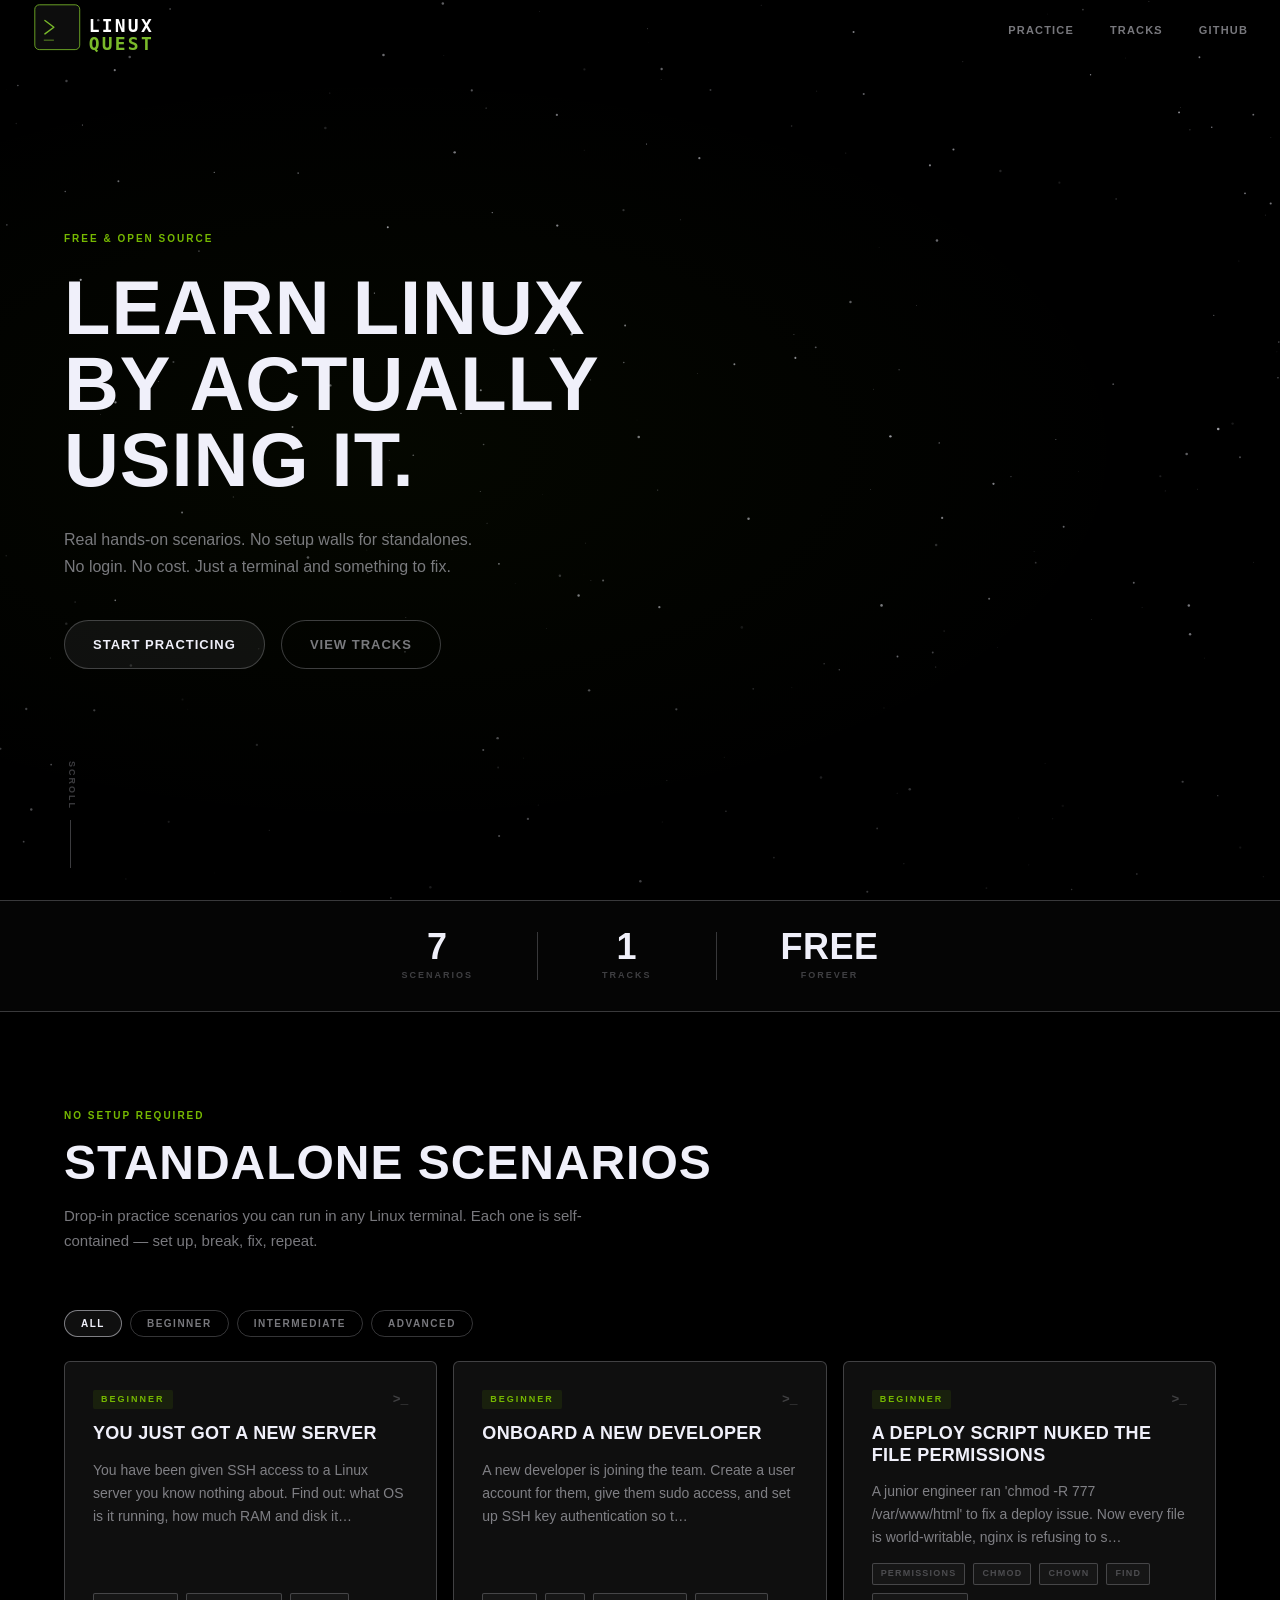
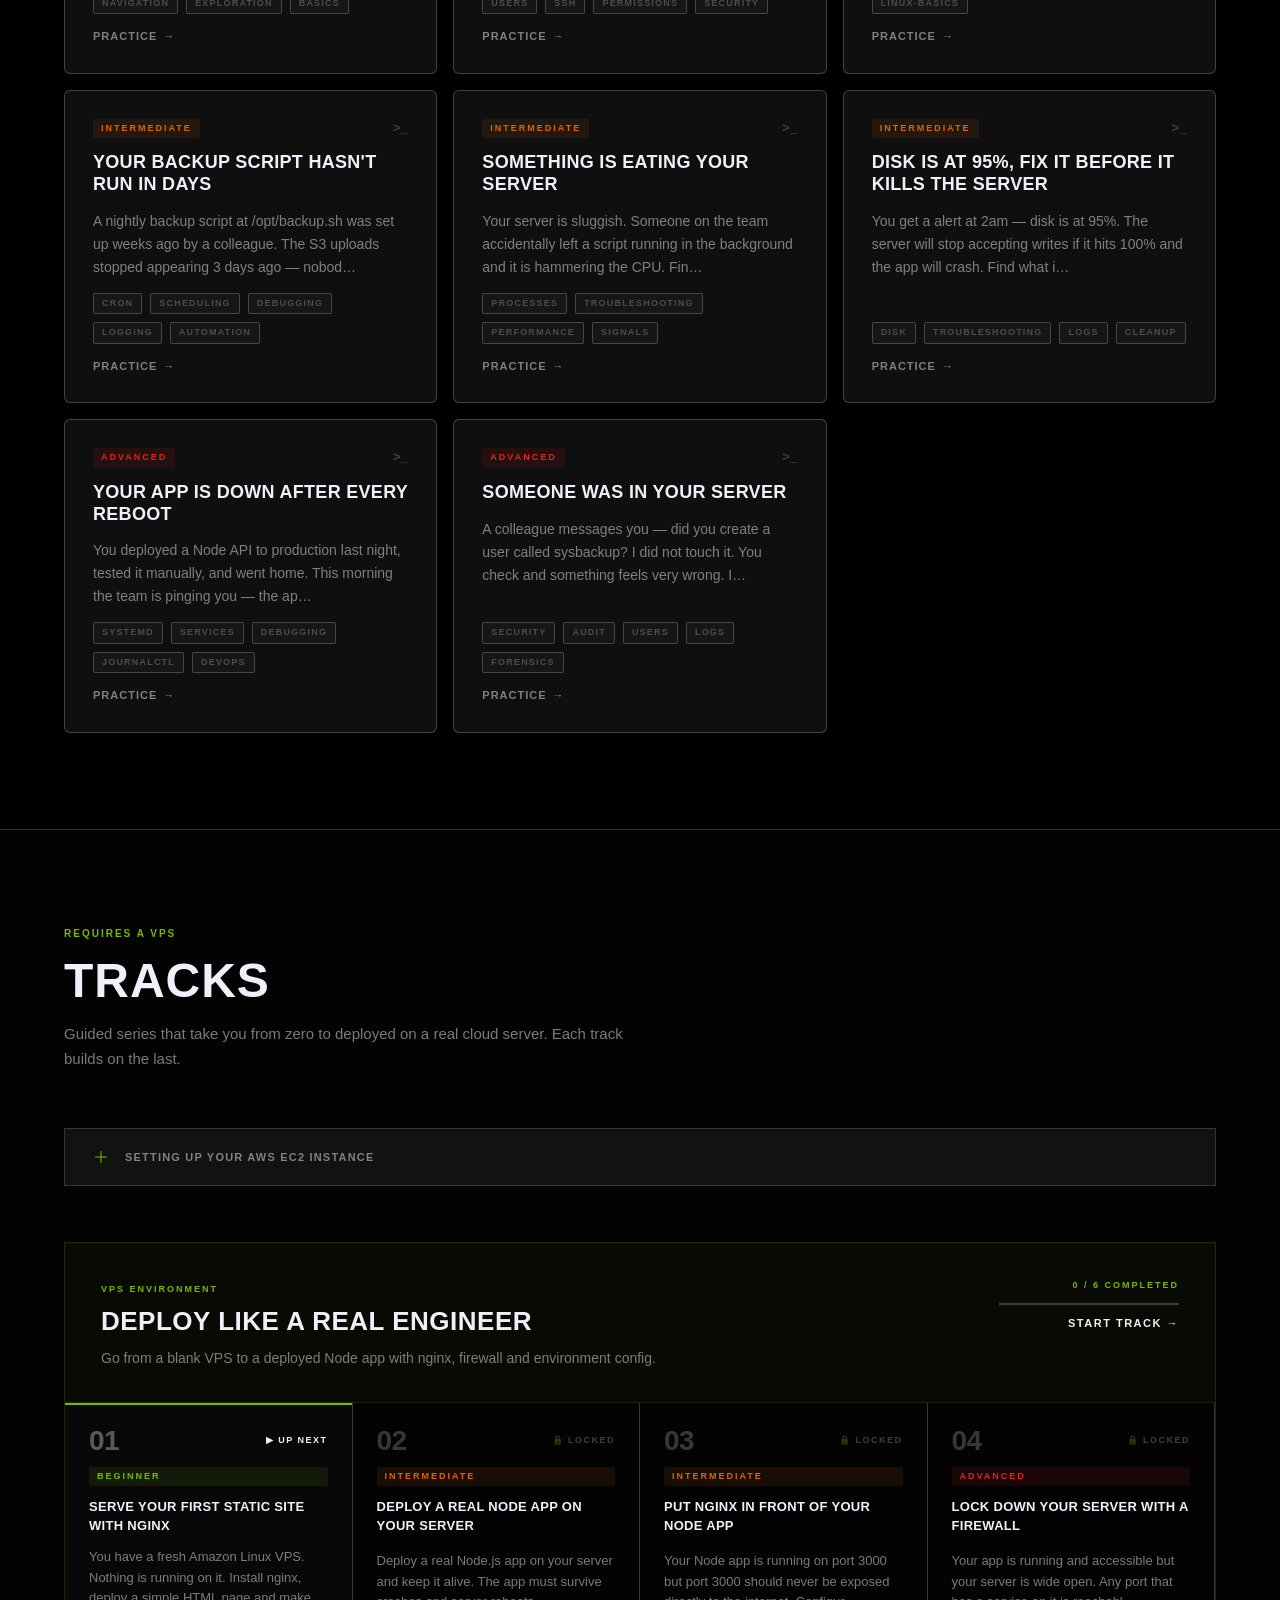
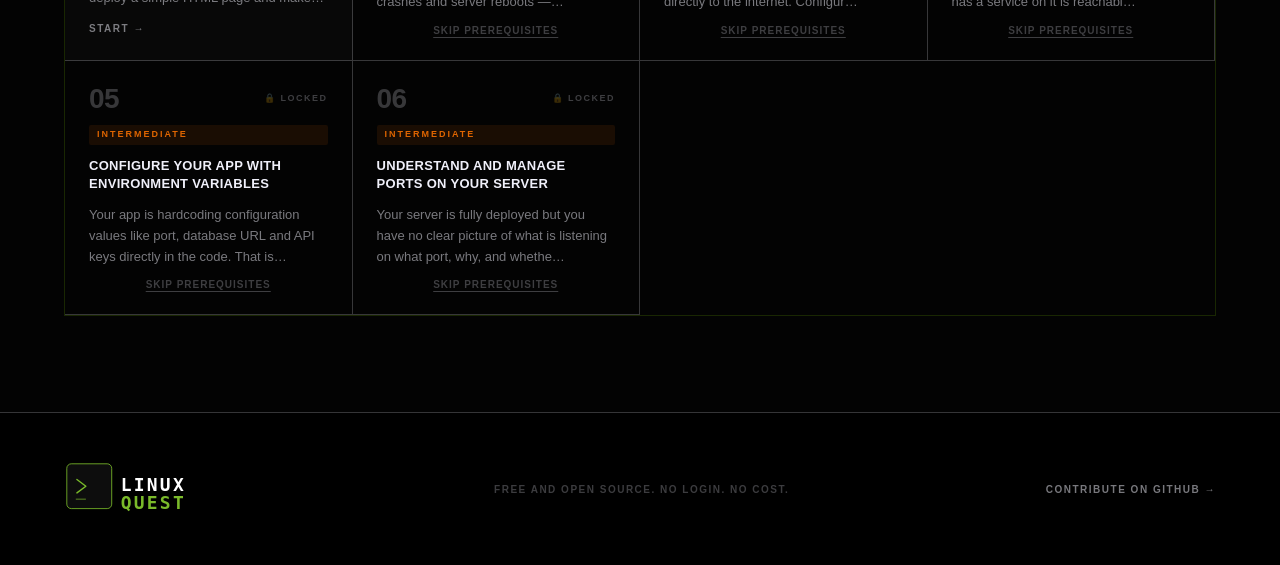
<file: index.html>
<!DOCTYPE html>
<html lang="en">
<head>
  <meta charset="UTF-8" />
  <meta name="viewport" content="width=device-width, initial-scale=1.0" />
  <title>LinuxQuest — Learn Linux &amp; DevOps by Doing</title>
  <meta name="description" content="Free, open source, hands-on Linux and DevOps practice scenarios. No login, no cost." />
  <link rel="icon" type="image/svg+xml" href="assets/linuxquest_logo.svg" />
  <link rel="stylesheet" href="assets/css/style.css" />
</head>
<body>

  <!-- ── Navigation ─────────────────────────────────────────────────── -->
  <nav class="nav" id="nav">
    <div class="nav-inner">
      <a href="index.html" class="nav-logo">
        <img src="assets/linuxquest_logo.svg" alt="LinuxQuest" class="nav-logo-img" />
      </a>
      <div class="nav-links">
        <a href="#standalone" class="nav-link">PRACTICE</a>
        <a href="#tracks" class="nav-link">TRACKS</a>
        <a href="https://github.com/HassanAbdullahHere/linux-quest"
           class="nav-link" target="_blank" rel="noopener">GITHUB</a>
      </div>
      <button class="nav-hamburger" id="nav-hamburger" aria-label="Toggle menu">
        <span></span><span></span><span></span>
      </button>
    </div>
    <!-- Mobile menu -->
    <div class="nav-mobile" id="nav-mobile">
      <a href="#standalone" class="nav-mobile-link">PRACTICE</a>
      <a href="#tracks" class="nav-mobile-link">TRACKS</a>
      <a href="https://github.com/HassanAbdullahHere/linux-quest"
         class="nav-mobile-link" target="_blank" rel="noopener">GITHUB</a>
    </div>
  </nav>

  <!-- ── Hero ───────────────────────────────────────────────────────── -->
  <section class="hero" id="hero">
    <canvas class="hero-canvas" id="hero-canvas" aria-hidden="true"></canvas>
    <div class="hero-overlay" aria-hidden="true"></div>
    <div class="hero-content">
      <p class="hero-label animate" data-delay="0">FREE &amp; OPEN SOURCE</p>
      <h1 class="hero-title animate" data-delay="100">
        LEARN LINUX<br>BY ACTUALLY<br>USING IT.
      </h1>
      <p class="hero-sub animate" data-delay="200">
        Real hands-on scenarios. No setup walls for standalones.<br>
        No login. No cost. Just a terminal and something to fix.
      </p>
      <div class="hero-actions animate" data-delay="300">
        <a href="#standalone" class="btn-ghost">START PRACTICING</a>
        <a href="#tracks" class="btn-ghost-dim">VIEW TRACKS</a>
      </div>
    </div>
    <div class="hero-scroll" aria-hidden="true">
      <span class="hero-scroll-label">SCROLL</span>
      <div class="hero-scroll-line"></div>
    </div>
  </section>

  <!-- ── Stats Bar ──────────────────────────────────────────────────── -->
  <div class="stats-bar">
    <div class="stats-inner">
      <div class="stat animate"><span class="stat-num" id="stat-scenarios">0</span><span class="stat-label">SCENARIOS</span></div>
      <div class="stat-divider" aria-hidden="true"></div>
      <div class="stat animate"><span class="stat-num" id="stat-tracks">0</span><span class="stat-label">TRACKS</span></div>
      <div class="stat-divider" aria-hidden="true"></div>
      <div class="stat animate"><span class="stat-num">FREE</span><span class="stat-label">FOREVER</span></div>
    </div>
  </div>

  <!-- ── Continue Banner ──────────────────────────────────────────────── -->
  <div class="continue-banner" id="continue-banner" hidden>
    <div class="continue-inner">
      <span class="continue-label">CONTINUE WHERE YOU LEFT OFF</span>
      <a class="continue-link" id="continue-link" href="#">
        <span class="continue-title" id="continue-title"></span>
        <span class="continue-arrow">→</span>
      </a>
    </div>
  </div>

  <!-- ── Standalone Scenarios ───────────────────────────────────────── -->
  <section class="scene scene-standalone" id="standalone">
    <div class="scene-inner">
      <header class="scene-header animate">
        <p class="scene-label">NO SETUP REQUIRED</p>
        <h2 class="scene-title">STANDALONE SCENARIOS</h2>
        <p class="scene-desc">Drop-in practice scenarios you can run in any Linux terminal. Each one is self-contained — set up, break, fix, repeat.</p>
      </header>
      <!-- Filter bar -->
      <div class="filter-bar animate" id="filter-bar" hidden>
        <button class="filter-pill active" data-filter="all">ALL</button>
        <button class="filter-pill" data-filter="beginner">BEGINNER</button>
        <button class="filter-pill" data-filter="intermediate">INTERMEDIATE</button>
        <button class="filter-pill" data-filter="advanced">ADVANCED</button>
      </div>

      <div id="standalone-grid" class="scenario-grid" aria-live="polite"></div>
    </div>
  </section>

  <!-- ── Tracks ─────────────────────────────────────────────────────── -->
  <section class="scene scene-tracks" id="tracks">
    <div class="scene-inner">
      <header class="scene-header animate">
        <p class="scene-label">REQUIRES A VPS</p>
        <h2 class="scene-title">TRACKS</h2>
        <p class="scene-desc">Guided series that take you from zero to deployed on a real cloud server. Each track builds on the last.</p>
      </header>

      <!-- EC2 Setup Accordion -->
      <details class="accordion animate">
        <summary class="accordion-summary">
          <span class="accordion-icon" aria-hidden="true"></span>
          <span>SETTING UP YOUR AWS EC2 INSTANCE</span>
        </summary>
        <div class="accordion-body">
          <p class="accordion-intro">
            Tracks run on a real cloud VPS — an AWS EC2 instance.
            The free tier is more than enough. Follow these two videos to get set up.
          </p>
          <div class="video-grid">
            <div class="video-wrap">
              <p class="video-label">01 — CREATE A FREE AWS ACCOUNT</p>
              <div class="video-frame">
                <iframe src="https://www.youtube.com/embed/ne8LrbCzW0Q"
                  title="How to create a free AWS account"
                  allow="accelerometer; autoplay; clipboard-write; encrypted-media; gyroscope; picture-in-picture"
                  allowfullscreen loading="lazy"></iframe>
              </div>
            </div>
            <div class="video-wrap">
              <p class="video-label">02 — LAUNCH AN EC2 AND SSH INTO IT</p>
              <div class="video-frame">
                <iframe src="https://www.youtube.com/embed/NfnVflt1Jxw"
                  title="How to launch an EC2 and SSH into it"
                  allow="accelerometer; autoplay; clipboard-write; encrypted-media; gyroscope; picture-in-picture"
                  allowfullscreen loading="lazy"></iframe>
              </div>
            </div>
          </div>
        </div>
      </details>

      <!-- Tracks Grid -->
      <div id="tracks-grid" class="tracks-grid" aria-live="polite">
        <p class="state-msg">LOADING TRACKS…</p>
      </div>
    </div>
  </section>

  <!-- ── Footer ─────────────────────────────────────────────────────── -->
  <footer class="footer">
    <div class="footer-inner">
      <a href="index.html" class="nav-logo footer-logo">
        <img src="assets/linuxquest_logo.svg" alt="LinuxQuest" class="nav-logo-img" />
      </a>
      <p class="footer-text">FREE AND OPEN SOURCE. NO LOGIN. NO COST.</p>
      <a href="https://github.com/HassanAbdullahHere/linux-quest"
         class="footer-link" target="_blank" rel="noopener">CONTRIBUTE ON GITHUB →</a>
    </div>
  </footer>
  <script src="assets/js/app.js"></script>
</body>
</html>
</file>
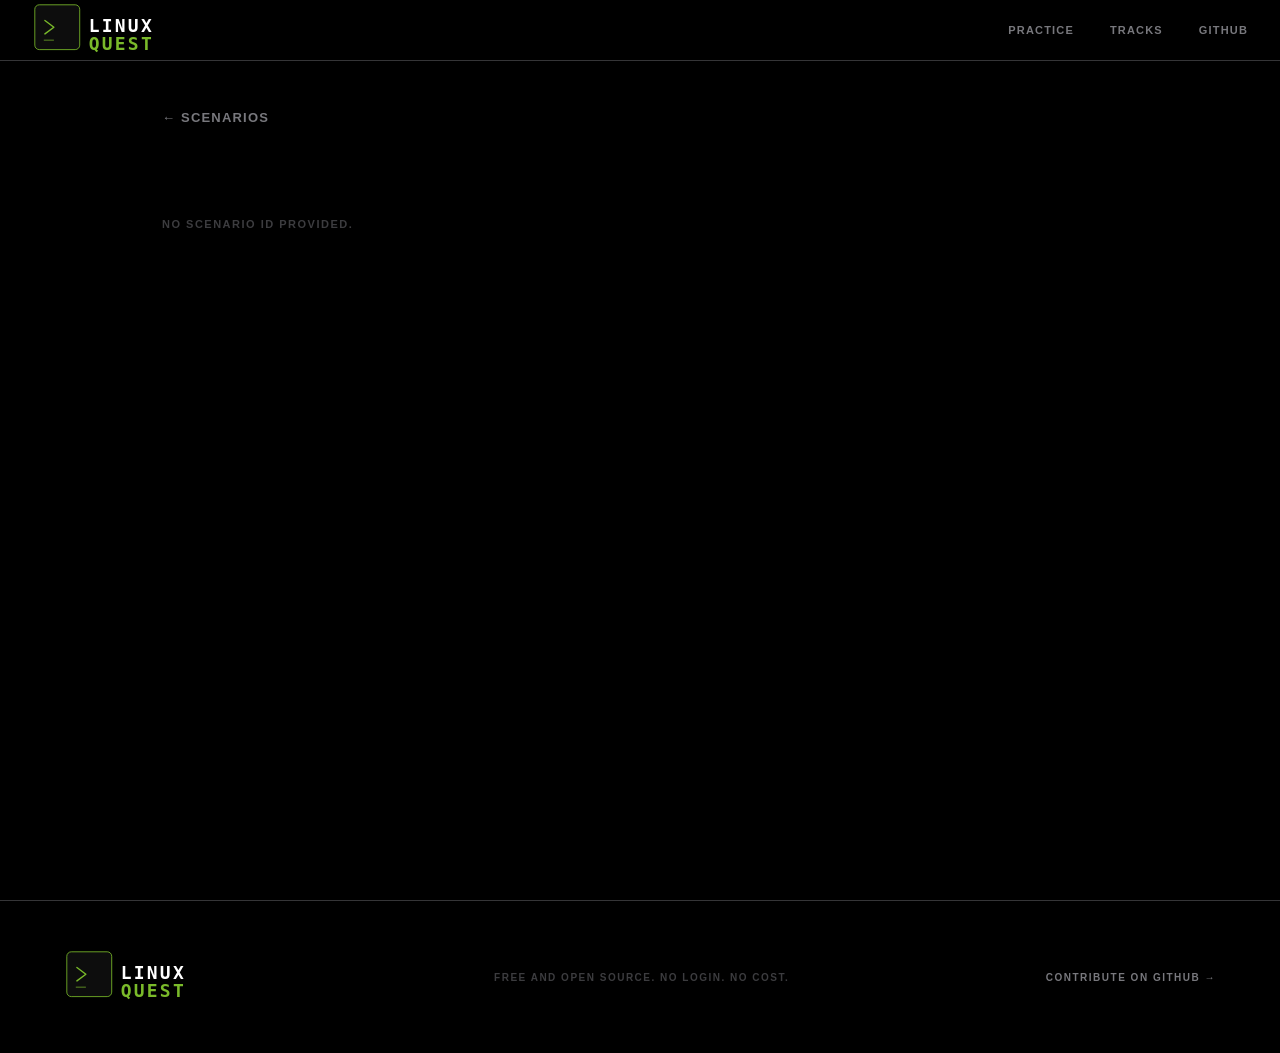
<file: scenario.html>
<!DOCTYPE html>
<html lang="en">
<head>
  <meta charset="UTF-8" />
  <meta name="viewport" content="width=device-width, initial-scale=1.0" />
  <title>LinuxQuest — Scenario</title>
  <meta name="description" content="Hands-on Linux practice scenario." />
  <link rel="icon" type="image/svg+xml" href="assets/linuxquest_logo.svg" />
  <link rel="stylesheet" href="assets/css/style.css" />
</head>
<body>

  <!-- ── Navigation ─────────────────────────────────────────────────── -->
  <nav class="nav scrolled" id="nav">
    <div class="nav-inner">
      <a href="index.html" class="nav-logo">
        <img src="assets/linuxquest_logo.svg" alt="LinuxQuest" class="nav-logo-img" />
      </a>
      <div class="nav-links">
        <a href="index.html#standalone" class="nav-link">PRACTICE</a>
        <a href="index.html#tracks" class="nav-link">TRACKS</a>
        <a href="https://github.com/HassanAbdullahHere/linux-quest"
           class="nav-link" target="_blank" rel="noopener">GITHUB</a>
      </div>
      <button class="nav-hamburger" id="nav-hamburger" aria-label="Toggle menu">
        <span></span><span></span><span></span>
      </button>
    </div>
    <div class="nav-mobile" id="nav-mobile">
      <a href="index.html#standalone" class="nav-mobile-link">PRACTICE</a>
      <a href="index.html#tracks" class="nav-mobile-link">TRACKS</a>
      <a href="https://github.com/HassanAbdullahHere/linux-quest"
         class="nav-mobile-link" target="_blank" rel="noopener">GITHUB</a>
    </div>
  </nav>

  <!-- ── Scenario Main ──────────────────────────────────────────────── -->
  <main class="sp-main">
    <div class="sp-inner">

      <!-- Top bar: back + track progress -->
      <div class="sp-topbar">
        <a href="index.html" class="sp-back">← SCENARIOS</a>
        <div id="track-nav" hidden></div>
      </div>

      <!-- States -->
      <p class="state-msg" id="sp-loading">LOADING SCENARIO…</p>
      <p class="state-msg" id="sp-error" hidden>SCENARIO NOT FOUND.</p>

      <!-- Scenario body (injected) -->
      <div id="sp-body" hidden>

        <!-- Header -->
        <header class="sp-header">
          <div class="sp-header-meta" id="sp-meta"></div>
          <h1 class="sp-title" id="sp-title"></h1>
        </header>

        <!-- 01 — The Problem -->
        <section class="sp-section animate">
          <p class="sp-section-label">01 — THE PROBLEM</p>
          <div class="sp-section-body">
            <p class="sp-problem" id="sp-problem"></p>
          </div>
        </section>

        <!-- 02 — Useful Commands -->
        <section class="sp-section animate" id="sp-cmds-section">
          <p class="sp-section-label">02 — USEFUL COMMANDS</p>
          <div class="sp-section-body">
            <div id="sp-commands" class="sp-tags"></div>
          </div>
        </section>

        <!-- 03 — Setup -->
        <section class="sp-section animate" id="sp-setup-section">
          <p class="sp-section-label">03 — SETUP</p>
          <div class="sp-section-body">
            <p class="sp-prose" id="sp-setup-desc"></p>
            <div id="sp-setup-cmds" class="sp-cmd-list"></div>
            <p class="sp-note" id="sp-setup-note" hidden></p>
            <p class="sp-prose sp-muted" id="sp-setup-verify" hidden></p>
          </div>
        </section>

        <!-- 04 — Hints -->
        <section class="sp-section animate">
          <p class="sp-section-label">04 — HINTS</p>
          <div class="sp-section-body">
            <div id="sp-hints" class="sp-hints"></div>
          </div>
        </section>

        <!-- 05 — Solution -->
        <section class="sp-section animate">
          <p class="sp-section-label">05 — SOLUTION</p>
          <div class="sp-section-body">
            <div class="sp-solution-header">
              <button class="sp-toggle" id="sp-solution-toggle">
                <span class="sp-toggle-icon">▶</span> SHOW SOLUTION
              </button>
              <button class="sp-copy-all-btn" id="sp-copy-all-btn" hidden>COPY ALL</button>
            </div>
            <div class="sp-solution-wrap" id="sp-solution" hidden></div>
          </div>
        </section>

        <!-- Actions -->
        <div class="sp-actions">
          <button class="sp-complete-btn" id="sp-complete-btn">MARK COMPLETE</button>
          <button class="sp-reset-btn" id="sp-reset-btn" hidden>RESET TRACK</button>
        </div>

        <!-- Next scenario (track only, shown after mark complete) -->
        <div id="sp-next-wrap" hidden></div>

      </div><!-- /sp-body -->
    </div><!-- /sp-inner -->
  </main>

  <!-- ── Footer ─────────────────────────────────────────────────────── -->
  <footer class="footer">
    <div class="footer-inner">
      <a href="index.html" class="nav-logo footer-logo">
        <img src="assets/linuxquest_logo.svg" alt="LinuxQuest" class="nav-logo-img" />
      </a>
      <p class="footer-text">FREE AND OPEN SOURCE. NO LOGIN. NO COST.</p>
      <a href="https://github.com/HassanAbdullahHere/linux-quest"
         class="footer-link" target="_blank" rel="noopener">CONTRIBUTE ON GITHUB →</a>
    </div>
  </footer>

  <script src="assets/js/scenario.js"></script>
</body>
</html>
</file>
<file: assets/css/style.css>
/* ── LinuxQuest — SpaceX Cinematic Design System ─────────────────── */

/* ── Custom Properties ─────────────────────────────────────────────── */
:root {
  --black:        #000000;
  --spectral:     #f0f0fa;
  --muted:        rgba(240, 240, 250, 0.5);
  --faint:        rgba(240, 240, 250, 0.25);
  --ghost-bg:     rgba(240, 240, 250, 0.06);
  --ghost-border: rgba(240, 240, 250, 0.22);
  --ghost-hover:  rgba(240, 240, 250, 0.13);
  --overlay:      rgba(0, 0, 0, 0.55);
  --green:        #76b900;   /* terminal accent — used sparingly */
  --green-dim:    rgba(118, 185, 0, 0.7);

  --font: Arial, Verdana, sans-serif;
  --radius-btn: 32px;
  --radius-sm: 4px;
}

/* ── Reset ──────────────────────────────────────────────────────────── */
*, *::before, *::after { box-sizing: border-box; margin: 0; padding: 0; }

/* Ensure [hidden] always wins over display:flex/grid/block rules */
[hidden] { display: none !important; }

html { scroll-behavior: smooth; }

body {
  font-family: var(--font);
  font-size: 16px;
  line-height: 1.5;
  background: var(--black);
  color: var(--spectral);
  overflow-x: hidden;
}

a { text-decoration: none; color: inherit; }
img { display: block; max-width: 100%; }

/* ── Scroll Animations ──────────────────────────────────────────────── */
.animate {
  opacity: 0;
  transform: translateY(28px);
  transition: opacity 0.75s cubic-bezier(0.22, 1, 0.36, 1),
              transform 0.75s cubic-bezier(0.22, 1, 0.36, 1);
}

.animate.visible {
  opacity: 1;
  transform: translateY(0);
}

/* ── Navigation ─────────────────────────────────────────────────────── */
.nav {
  position: fixed;
  top: 0;
  left: 0;
  right: 0;
  z-index: 100;
  transition: background 0.4s ease, border-color 0.4s ease;
  border-bottom: 1px solid transparent;
}

.nav.scrolled {
  background: rgba(0, 0, 0, 0.82);
  backdrop-filter: blur(14px);
  -webkit-backdrop-filter: blur(14px);
  border-bottom-color: var(--ghost-border);
}

.nav-inner {
  display: flex;
  align-items: center;
  justify-content: space-between;
  height: 60px;
  padding: 0 32px;
  max-width: 1400px;
  margin-inline: auto;
}

.nav-logo {
  font-size: 16px;
  font-weight: 700;
  letter-spacing: 1.5px;
  color: var(--spectral);
  display: flex;
  align-items: center;
}

.nav-logo .accent { color: var(--green); }

.nav-logo-img {
  height: 56px;
  width: auto;
  display: block;
}

.nav-links {
  display: flex;
  align-items: center;
  gap: 36px;
}

.nav-link {
  font-size: 11px;
  font-weight: 700;
  letter-spacing: 1.17px;
  text-transform: uppercase;
  color: var(--muted);
  transition: color 0.2s;
}

.nav-link:hover { color: var(--spectral); }

/* Hamburger */
.nav-hamburger {
  display: none;
  flex-direction: column;
  gap: 5px;
  background: none;
  border: none;
  cursor: pointer;
  padding: 4px;
}

.nav-hamburger span {
  display: block;
  width: 22px;
  height: 1px;
  background: var(--spectral);
  transition: transform 0.25s, opacity 0.25s;
}

.nav-hamburger.open span:nth-child(1) { transform: translateY(6px) rotate(45deg); }
.nav-hamburger.open span:nth-child(2) { opacity: 0; }
.nav-hamburger.open span:nth-child(3) { transform: translateY(-6px) rotate(-45deg); }

/* Mobile menu */
.nav-mobile {
  display: none;
  flex-direction: column;
  background: rgba(0, 0, 0, 0.95);
  border-top: 1px solid var(--ghost-border);
  padding: 16px 32px 24px;
  gap: 4px;
}

.nav-mobile.open { display: flex; }

.nav-mobile-link {
  font-size: 13px;
  font-weight: 700;
  letter-spacing: 1.17px;
  text-transform: uppercase;
  color: var(--muted);
  padding: 12px 0;
  border-bottom: 1px solid var(--ghost-border);
  transition: color 0.2s;
}

.nav-mobile-link:last-child { border-bottom: none; }
.nav-mobile-link:hover { color: var(--spectral); }

/* ── Buttons ─────────────────────────────────────────────────────────── */
.btn-ghost {
  display: inline-block;
  padding: 14px 28px;
  background: var(--ghost-bg);
  border: 1px solid var(--ghost-border);
  border-radius: var(--radius-btn);
  color: var(--spectral);
  font-size: 13px;
  font-weight: 700;
  letter-spacing: 1px;
  text-transform: uppercase;
  cursor: pointer;
  transition: background 0.2s, border-color 0.2s, transform 0.15s;
  white-space: nowrap;
}

.btn-ghost:hover {
  background: rgba(240, 240, 250, 0.12);
  border-color: rgba(240, 240, 250, 0.5);
  transform: translateY(-1px);
}

.btn-ghost:active { transform: translateY(0); }

.btn-ghost-dim {
  display: inline-block;
  padding: 14px 28px;
  background: transparent;
  border: 1px solid var(--faint);
  border-radius: var(--radius-btn);
  color: var(--muted);
  font-size: 13px;
  font-weight: 700;
  letter-spacing: 1px;
  text-transform: uppercase;
  cursor: pointer;
  transition: border-color 0.2s, color 0.2s, transform 0.15s;
  white-space: nowrap;
}

.btn-ghost-dim:hover {
  border-color: var(--ghost-border);
  color: var(--spectral);
  transform: translateY(-1px);
}

/* Small ghost for cards */
.btn-ghost-sm {
  display: inline-block;
  padding: 10px 20px;
  background: var(--ghost-bg);
  border: 1px solid var(--ghost-border);
  border-radius: var(--radius-btn);
  color: var(--spectral);
  font-size: 11px;
  font-weight: 700;
  letter-spacing: 1px;
  text-transform: uppercase;
  cursor: pointer;
  transition: background 0.2s, border-color 0.2s;
}

.btn-ghost-sm:hover {
  background: rgba(240, 240, 250, 0.12);
  border-color: rgba(240, 240, 250, 0.5);
}

/* ── Hero ─────────────────────────────────────────────────────────────── */
.hero {
  position: relative;
  width: 100%;
  height: 100vh;
  min-height: 600px;
  display: flex;
  align-items: center;
  overflow: hidden;
}

.hero-canvas {
  position: absolute;
  inset: 0;
  width: 100%;
  height: 100%;
}

.hero-overlay {
  position: absolute;
  inset: 0;
  background: radial-gradient(ellipse at 30% 50%, rgba(118, 185, 0, 0.04) 0%, transparent 60%),
              linear-gradient(to bottom, rgba(0,0,0,0.2) 0%, rgba(0,0,0,0) 40%, rgba(0,0,0,0.6) 100%);
  pointer-events: none;
}

.hero-content {
  position: relative;
  z-index: 2;
  padding: 0 64px;
  max-width: 900px;
}

.hero-label {
  font-size: 10px;
  font-weight: 700;
  letter-spacing: 2px;
  text-transform: uppercase;
  color: var(--green);
  margin-bottom: 24px;
}

.hero-title {
  font-size: clamp(40px, 6vw, 76px);
  font-weight: 700;
  line-height: 1.0;
  letter-spacing: 0.96px;
  text-transform: uppercase;
  color: var(--spectral);
  margin-bottom: 28px;
}

.hero-sub {
  font-size: 16px;
  font-weight: 400;
  line-height: 1.7;
  color: var(--muted);
  margin-bottom: 40px;
  max-width: 480px;
}

.hero-actions {
  display: flex;
  gap: 16px;
  flex-wrap: wrap;
}

/* Scroll hint */
.hero-scroll {
  position: absolute;
  bottom: 32px;
  left: 64px;
  z-index: 2;
  display: flex;
  flex-direction: column;
  align-items: center;
  gap: 10px;
}

.hero-scroll-label {
  font-size: 9px;
  font-weight: 700;
  letter-spacing: 2px;
  text-transform: uppercase;
  color: var(--faint);
  writing-mode: vertical-lr;
}

.hero-scroll-line {
  width: 1px;
  height: 48px;
  background: var(--faint);
  position: relative;
  overflow: hidden;
}

.hero-scroll-line::after {
  content: '';
  position: absolute;
  top: -100%;
  left: 0;
  width: 100%;
  height: 100%;
  background: var(--spectral);
  animation: scrollPulse 2s ease-in-out infinite;
}

@keyframes scrollPulse {
  0%   { top: -100%; }
  50%  { top: 0%; }
  100% { top: 100%; }
}

/* ── Stats Bar ────────────────────────────────────────────────────────── */
.stats-bar {
  border-top: 1px solid var(--ghost-border);
  border-bottom: 1px solid var(--ghost-border);
  background: rgba(240, 240, 250, 0.02);
}

.stats-inner {
  display: flex;
  align-items: center;
  justify-content: center;
  gap: 0;
  max-width: 1400px;
  margin-inline: auto;
  padding: 0 32px;
}

.stat {
  display: flex;
  flex-direction: column;
  align-items: center;
  gap: 4px;
  padding: 28px 64px;
}

.stat-num {
  font-size: 36px;
  font-weight: 700;
  letter-spacing: 0.5px;
  color: var(--spectral);
  line-height: 1;
}

.stat-label {
  font-size: 9px;
  font-weight: 700;
  letter-spacing: 2px;
  text-transform: uppercase;
  color: var(--faint);
}

.stat-divider {
  width: 1px;
  height: 48px;
  background: var(--ghost-border);
  flex-shrink: 0;
}

/* ── Scenes (Sections) ───────────────────────────────────────────────── */
.scene {
  padding: 96px 0;
  position: relative;
}

.scene-standalone {
  background: var(--black);
}

.scene-tracks {
  background: #030303;
  border-top: 1px solid var(--ghost-border);
}

.scene-inner {
  max-width: 1400px;
  margin-inline: auto;
  padding: 0 64px;
}

.scene-header {
  margin-bottom: 56px;
}

.scene-label {
  font-size: 10px;
  font-weight: 700;
  letter-spacing: 2px;
  text-transform: uppercase;
  color: var(--green);
  margin-bottom: 16px;
}

.scene-title {
  font-size: clamp(28px, 4vw, 48px);
  font-weight: 700;
  letter-spacing: 0.96px;
  text-transform: uppercase;
  color: var(--spectral);
  line-height: 1.0;
  margin-bottom: 16px;
}

.scene-desc {
  font-size: 15px;
  font-weight: 400;
  line-height: 1.7;
  color: var(--muted);
  max-width: 560px;
}

/* ── State Messages ─────────────────────────────────────────────────── */
.state-msg {
  font-size: 11px;
  font-weight: 700;
  letter-spacing: 1.5px;
  text-transform: uppercase;
  color: var(--faint);
  padding: 40px 0;
}

/* ── Scenario Cards ──────────────────────────────────────────────────── */
.scenario-grid {
  display: grid;
  grid-template-columns: repeat(auto-fill, minmax(300px, 1fr));
  gap: 16px;
}

.scenario-card {
  background: var(--ghost-bg);
  border: 1px solid var(--ghost-border);
  border-radius: 6px;
  padding: 28px;
  display: flex;
  flex-direction: column;
  gap: 14px;
  cursor: pointer;
  transition: background 0.3s, border-color 0.3s,
              transform 0.3s cubic-bezier(0.22, 1, 0.36, 1),
              box-shadow 0.3s;
  position: relative;
  overflow: hidden;
  text-decoration: none;
  color: inherit;
}

.scenario-card::before {
  content: '';
  position: absolute;
  top: 0;
  left: 0;
  right: 0;
  height: 2px;
  background: var(--green);
  transform: scaleX(0);
  transform-origin: left;
  transition: transform 0.4s cubic-bezier(0.22, 1, 0.36, 1);
}

.scenario-card:hover {
  background: rgba(240, 240, 250, 0.05);
  border-color: rgba(240, 240, 250, 0.3);
  transform: translateY(-4px);
  box-shadow: 0 16px 48px rgba(0,0,0,0.5), 0 0 0 1px rgba(118,185,0,0.1);
}

.scenario-card:hover::before { transform: scaleX(1); }

/* Card header row */
.card-header {
  display: flex;
  align-items: center;
  justify-content: space-between;
}

.card-prompt {
  font-family: monospace;
  font-size: 13px;
  font-weight: 700;
  letter-spacing: 0;
  color: var(--ghost-border);
  transition: color 0.3s;
}

.scenario-card:hover .card-prompt { color: var(--green-dim); }

/* Difficulty labels */
.card-label {
  font-size: 9px;
  font-weight: 700;
  letter-spacing: 2px;
  text-transform: uppercase;
  padding: 3px 8px;
  border-radius: 2px;
}

.card-label-beginner     { color: var(--green);  background: rgba(118,185,0,0.1); }
.card-label-intermediate { color: #df6500;        background: rgba(223,101,0,0.1); }
.card-label-advanced     { color: #e52020;        background: rgba(229,32,32,0.1); }

.card-done {
  font-size: 9px;
  font-weight: 700;
  letter-spacing: 2px;
  text-transform: uppercase;
  color: var(--green);
  opacity: 0.6;
}

.card-meta {
  display: flex;
  align-items: center;
  gap: 12px;
}

.card-title {
  font-size: 18px;
  font-weight: 700;
  letter-spacing: 0.3px;
  text-transform: uppercase;
  color: var(--spectral);
  line-height: 1.2;
}

.card-desc {
  font-size: 14px;
  font-weight: 400;
  line-height: 1.65;
  color: var(--muted);
  flex: 1;
}

.card-tags {
  display: flex;
  flex-wrap: wrap;
  gap: 8px;
}

.tag {
  font-size: 9px;
  font-weight: 700;
  letter-spacing: 1.2px;
  text-transform: uppercase;
  color: var(--faint);
  background: rgba(240,240,250,0.03);
  border: 1px solid var(--ghost-border);
  padding: 3px 8px;
  border-radius: 2px;
  transition: color 0.2s, border-color 0.2s;
}

.scenario-card:hover .tag {
  color: rgba(240,240,250,0.4);
  border-color: rgba(240,240,250,0.2);
}

/* Card CTA (inline arrow link) */
.card-cta {
  margin-top: auto;
  font-size: 11px;
  font-weight: 700;
  letter-spacing: 1px;
  text-transform: uppercase;
  color: var(--muted);
  display: flex;
  align-items: center;
  gap: 6px;
  transition: color 0.25s;
}

.scenario-card:hover .card-cta,
.track-card:hover .card-cta { color: var(--green); }

.card-cta .arrow {
  display: inline-block;
  transition: transform 0.25s cubic-bezier(0.22, 1, 0.36, 1);
}

.scenario-card:hover .card-cta .arrow,
.track-card:hover .card-cta .arrow { transform: translateX(4px); }

/* ── Accordion ────────────────────────────────────────────────────────── */
.accordion {
  border: 1px solid var(--ghost-border);
  margin-bottom: 56px;
}

.accordion-summary {
  display: flex;
  align-items: center;
  gap: 16px;
  padding: 20px 28px;
  cursor: pointer;
  font-size: 11px;
  font-weight: 700;
  letter-spacing: 1.2px;
  text-transform: uppercase;
  color: var(--muted);
  background: var(--ghost-bg);
  list-style: none;
  user-select: none;
  transition: color 0.2s, background 0.2s;
}

.accordion-summary:hover { color: var(--spectral); background: rgba(240,240,250,0.05); }
.accordion-summary::-webkit-details-marker { display: none; }

.accordion-icon {
  width: 16px;
  height: 16px;
  flex-shrink: 0;
  position: relative;
}

.accordion-icon::before,
.accordion-icon::after {
  content: '';
  position: absolute;
  background: var(--green);
  transition: transform 0.25s, opacity 0.25s;
  border-radius: 1px;
}

.accordion-icon::before {
  width: 12px; height: 1px;
  top: 50%; left: 50%;
  transform: translate(-50%, -50%);
}

.accordion-icon::after {
  width: 1px; height: 12px;
  top: 50%; left: 50%;
  transform: translate(-50%, -50%);
}

details[open] .accordion-icon::after { transform: translate(-50%, -50%) rotate(90deg); opacity: 0; }

.accordion-body {
  padding: 28px;
  border-top: 1px solid var(--ghost-border);
  background: rgba(0, 0, 0, 0.5);
}

.accordion-intro {
  font-size: 14px;
  line-height: 1.7;
  color: var(--muted);
  margin-bottom: 28px;
}

.video-grid {
  display: grid;
  grid-template-columns: repeat(auto-fit, minmax(260px, 1fr));
  gap: 24px;
}

.video-label {
  font-size: 9px;
  font-weight: 700;
  letter-spacing: 2px;
  text-transform: uppercase;
  color: var(--faint);
  margin-bottom: 12px;
}

.video-frame {
  position: relative;
  width: 100%;
  aspect-ratio: 16 / 9;
  overflow: hidden;
  border: 1px solid var(--ghost-border);
}

.video-frame iframe {
  position: absolute;
  inset: 0;
  width: 100%;
  height: 100%;
  border: none;
}

.video-placeholder {
  position: absolute;
  inset: 0;
  display: flex;
  flex-direction: column;
  align-items: center;
  justify-content: center;
  gap: 8px;
  text-align: center;
  padding: 20px;
  background: var(--ghost-bg);
}

.video-ph-title {
  font-size: 11px;
  font-weight: 700;
  letter-spacing: 0.8px;
  text-transform: uppercase;
  color: var(--muted);
}

.video-ph-sub {
  font-size: 9px;
  letter-spacing: 1px;
  text-transform: uppercase;
  color: var(--faint);
}

/* ── Tracks Grid ─────────────────────────────────────────────────────── */
.tracks-grid {
  display: flex;
  flex-direction: column;
  gap: 64px;
}

/* ── Track Block ─────────────────────────────────────────────────────── */
.track-block { width: 100%; }

/* Track header bar */
.track-bar {
  display: flex;
  align-items: flex-start;
  justify-content: space-between;
  gap: 40px;
  padding: 32px 36px;
  background: rgba(118, 185, 0, 0.04);
  border: 1px solid rgba(118, 185, 0, 0.2);
  border-bottom: none;
}

.track-bar-left { flex: 1; min-width: 0; }

.track-env-tag {
  display: inline-block;
  font-size: 9px;
  font-weight: 700;
  letter-spacing: 2px;
  text-transform: uppercase;
  color: var(--green);
  margin-bottom: 10px;
}

.track-bar-title {
  font-size: 26px;
  font-weight: 700;
  letter-spacing: 0.5px;
  text-transform: uppercase;
  color: var(--spectral);
  line-height: 1.15;
  margin-bottom: 10px;
}

.track-bar-desc {
  font-size: 14px;
  line-height: 1.65;
  color: var(--muted);
}

.track-bar-right {
  flex-shrink: 0;
  display: flex;
  flex-direction: column;
  align-items: flex-end;
  gap: 10px;
  padding-top: 4px;
}

.track-bar-progress-label {
  font-size: 9px;
  font-weight: 700;
  letter-spacing: 2px;
  text-transform: uppercase;
  color: var(--green);
}

.track-bar-progress {
  width: 180px;
  height: 2px;
  background: var(--ghost-border);
}

.track-bar-progress-fill {
  height: 100%;
  background: var(--green);
  transition: width 0.6s cubic-bezier(0.22, 1, 0.36, 1);
}

.track-bar-cta {
  font-size: 11px;
  font-weight: 700;
  letter-spacing: 1.5px;
  text-transform: uppercase;
  color: var(--spectral);
  text-decoration: none;
  transition: color 0.2s;
}
.track-bar-cta:hover { color: var(--green); }
.track-bar-cta .arrow { display: inline-block; transition: transform 0.2s; }
.track-bar-cta:hover .arrow { transform: translateX(4px); }

/* ── Scenario Cards Grid ─────────────────────────────────────────────── */
.tsc-grid {
  display: grid;
  grid-template-columns: repeat(auto-fill, minmax(260px, 1fr));
  border: 1px solid rgba(118, 185, 0, 0.2);
}

.tsc-card {
  display: flex;
  flex-direction: column;
  gap: 12px;
  padding: 24px;
  border-right: 1px solid var(--ghost-border);
  border-bottom: 1px solid var(--ghost-border);
  transition: background 0.25s;
  position: relative;
  color: inherit;
}

a.tsc-card { text-decoration: none; cursor: pointer; }
a.tsc-card:hover { background: var(--ghost-bg); }

.tsc-top {
  display: flex;
  align-items: center;
  justify-content: space-between;
}

.tsc-num {
  font-size: 28px;
  font-weight: 700;
  letter-spacing: -0.5px;
  color: var(--ghost-border);
  line-height: 1;
}

.tsc-status {
  font-size: 9px;
  font-weight: 700;
  letter-spacing: 1.5px;
  text-transform: uppercase;
}

.tsc-status-done    { color: var(--green); }
.tsc-status-current { color: var(--spectral); }
.tsc-status-locked  { color: var(--faint); }

.tsc-title {
  font-size: 13px;
  font-weight: 700;
  letter-spacing: 0.3px;
  text-transform: uppercase;
  color: var(--spectral);
  line-height: 1.4;
  flex: 1;
}

.tsc-desc {
  font-size: 13px;
  line-height: 1.6;
  color: var(--muted);
}

.tsc-cta {
  font-size: 10px;
  font-weight: 700;
  letter-spacing: 1.5px;
  text-transform: uppercase;
  color: var(--muted);
  margin-top: auto;
  transition: color 0.2s;
}
a.tsc-card:hover .tsc-cta { color: var(--green); }
.tsc-cta .arrow { display: inline-block; transition: transform 0.2s; }
a.tsc-card:hover .tsc-cta .arrow { transform: translateX(4px); }

/* State variants */
.tsc-done .tsc-num   { color: rgba(118, 185, 0, 0.35); }
.tsc-current .tsc-num { color: rgba(240, 240, 250, 0.35); }

.tsc-current {
  background: rgba(240, 240, 250, 0.02);
}
.tsc-current::before {
  content: '';
  position: absolute;
  top: 0; left: 0; right: 0;
  height: 2px;
  background: var(--green);
}

.tsc-locked {
  opacity: 0.45;
  cursor: default;
}

.tsc-skip-btn {
  background: none;
  border: none;
  color: var(--faint);
  font-size: 10px;
  font-weight: 700;
  letter-spacing: 1px;
  text-transform: uppercase;
  cursor: pointer;
  padding: 0;
  margin-top: auto;
  text-decoration: underline;
  text-underline-offset: 3px;
  transition: color 0.2s;
}
.tsc-skip-btn:hover { color: var(--spectral); }

/* ── Footer ─────────────────────────────────────────────────────────── */
.footer {
  border-top: 1px solid var(--ghost-border);
  padding: 48px 0;
}

.footer-inner {
  max-width: 1400px;
  margin-inline: auto;
  padding: 0 64px;
  display: flex;
  align-items: center;
  justify-content: space-between;
  flex-wrap: wrap;
  gap: 20px;
}

.footer-logo { font-size: 14px; }

.footer-text {
  font-size: 10px;
  font-weight: 700;
  letter-spacing: 1.5px;
  text-transform: uppercase;
  color: var(--faint);
}

.footer-link {
  font-size: 10px;
  font-weight: 700;
  letter-spacing: 1.5px;
  text-transform: uppercase;
  color: var(--muted);
  transition: color 0.2s;
}

.footer-link:hover { color: var(--spectral); }

/* ── Keyframes ───────────────────────────────────────────────────────── */
@keyframes fadeUp {
  from { opacity: 0; transform: translateY(20px); }
  to   { opacity: 1; transform: translateY(0); }
}

/* Counter animation */
.stat-num.counting {
  animation: countPulse 0.1s ease;
}

@keyframes countPulse {
  0%   { opacity: 0.4; }
  100% { opacity: 1; }
}

/* ── Responsive ─────────────────────────────────────────────────────── */
@media (max-width: 1024px) {
  .scene-inner { padding: 0 40px; }
  .hero-content { padding: 0 40px; }
  .hero-scroll { left: 40px; }
  .footer-inner { padding: 0 40px; }
  .stat { padding: 24px 40px; }
}

@media (max-width: 768px) {
  .nav-links { display: none; }
  .nav-hamburger { display: flex; }

  .hero-content { padding: 0 24px; }
  .hero-scroll { display: none; }
  .hero-sub br { display: none; }

  .scene-inner { padding: 0 24px; }
  .scene { padding: 64px 0; }

  .stats-inner { flex-wrap: wrap; justify-content: center; gap: 0; }
  .stat { padding: 20px 28px; }
  .stat-divider { display: none; }

  .footer-inner { padding: 0 24px; flex-direction: column; align-items: flex-start; }

  .accordion-body { padding: 20px; }

  .scenario-grid { grid-template-columns: 1fr; }
  .tsc-grid { grid-template-columns: 1fr; }
  .track-bar { flex-direction: column; gap: 24px; }
  .track-bar-right { align-items: flex-start; }
  .track-bar-progress { width: 100%; }
}

@media (max-width: 480px) {
  .hero-actions { flex-direction: column; }
  .btn-ghost, .btn-ghost-dim { text-align: center; }
  .nav-inner { padding: 0 20px; }
}

/* ── Scenario Page ───────────────────────────────────────────────────── */
.sp-main {
  padding-top: 60px;
  min-height: 100vh;
}

.sp-inner {
  max-width: 1100px;
  margin-inline: auto;
  padding: 48px 72px 96px;
}

/* Top bar */
.sp-topbar {
  display: flex;
  align-items: center;
  justify-content: space-between;
  flex-wrap: wrap;
  gap: 16px;
  margin-bottom: 48px;
}

.sp-back {
  font-size: 13px;
  font-weight: 700;
  letter-spacing: 1.2px;
  text-transform: uppercase;
  color: var(--muted);
  display: flex;
  align-items: center;
  gap: 6px;
  transition: color 0.2s;
}

.sp-back:hover { color: var(--spectral); }

/* Track progress bar */
.tp-bar {
  display: flex;
  align-items: center;
  gap: 6px;
  flex-wrap: wrap;
}

.tp-step {
  font-size: 11px;
  font-weight: 700;
  letter-spacing: 1px;
  color: var(--faint);
  border: 1px solid var(--ghost-border);
  padding: 4px 10px;
  border-radius: 2px;
  transition: color 0.2s, border-color 0.2s, background 0.2s;
}

.tp-step.tp-done {
  color: var(--green-dim);
  border-color: rgba(118,185,0,0.3);
}

.tp-step.tp-current {
  color: var(--green);
  border-color: var(--green);
  background: rgba(118,185,0,0.1);
}

.tp-arrow {
  font-size: 12px;
  color: var(--ghost-border);
}

/* Scenario header */
.sp-header {
  margin-bottom: 56px;
  padding-bottom: 32px;
  border-bottom: 1px solid var(--ghost-border);
}

.sp-header-meta {
  display: flex;
  align-items: center;
  flex-wrap: wrap;
  gap: 12px;
  margin-bottom: 20px;
}

.sp-meta-tags {
  display: flex;
  flex-wrap: wrap;
  gap: 8px;
}

.sp-title {
  font-size: clamp(24px, 4vw, 40px);
  font-weight: 700;
  letter-spacing: 0.5px;
  text-transform: uppercase;
  color: var(--spectral);
  line-height: 1.1;
}

/* Sections */
.sp-section {
  margin-bottom: 48px;
  padding-bottom: 48px;
  border-bottom: 1px solid var(--ghost-border);
}

.sp-section-label {
  font-size: 13px;
  font-weight: 700;
  letter-spacing: 2px;
  text-transform: uppercase;
  color: var(--green);
  margin-bottom: 20px;
}

.sp-section-body {
  display: flex;
  flex-direction: column;
  gap: 16px;
}

/* Text styles */
.sp-prose {
  font-size: 17px;
  line-height: 1.8;
  color: var(--muted);
}

.sp-muted { color: var(--faint); }

.sp-note {
  font-size: 15px;
  line-height: 1.7;
  color: var(--muted);
  background: rgba(118,185,0,0.06);
  border-left: 2px solid var(--green);
  padding: 12px 16px;
  border-radius: 0 2px 2px 0;
}

.sp-problem {
  font-size: 19px;
  line-height: 1.8;
  color: var(--spectral);
}

/* Setup commands */
.sp-cmd-list {
  display: flex;
  flex-direction: column;
  gap: 8px;
}

.sp-cmd {
  display: flex;
  align-items: center;
  justify-content: space-between;
  gap: 12px;
  background: rgba(240,240,250,0.04);
  border: 1px solid var(--ghost-border);
  border-radius: 4px;
  padding: 12px 16px;
}

.sp-cmd-code {
  font-family: monospace;
  font-size: 16px;
  color: var(--spectral);
  word-break: break-all;
  flex: 1;
}

.sp-copy-btn {
  font-size: 11px;
  font-weight: 700;
  letter-spacing: 1.2px;
  text-transform: uppercase;
  color: var(--muted);
  background: none;
  border: 1px solid var(--ghost-border);
  border-radius: 4px;
  padding: 6px 14px;
  cursor: pointer;
  white-space: nowrap;
  flex-shrink: 0;
  transition: color 0.2s, border-color 0.2s, background 0.2s;
}

.sp-copy-btn:hover { color: var(--spectral); border-color: rgba(240,240,250,0.4); background: rgba(240,240,250,0.06); }
.sp-copy-btn.sp-copy-done { color: var(--green); border-color: rgba(118,185,0,0.5); background: rgba(118,185,0,0.08); }

/* Hints */
.sp-hints {
  display: flex;
  flex-direction: column;
  gap: 12px;
}

.sp-hint-btn {
  font-size: 14px;
  font-weight: 700;
  letter-spacing: 1px;
  text-transform: uppercase;
  color: var(--muted);
  background: var(--ghost-bg);
  border: 1px dashed var(--ghost-border);
  border-radius: 4px;
  padding: 14px 20px;
  cursor: pointer;
  text-align: left;
  width: 100%;
  transition: color 0.2s, border-color 0.2s, background 0.2s;
}

.sp-hint-btn:hover {
  color: var(--spectral);
  border-color: rgba(240,240,250,0.35);
  background: rgba(240,240,250,0.06);
}

.sp-hint-item {
  border: 1px solid var(--ghost-border);
  border-radius: 4px;
  padding: 16px 20px;
  background: rgba(240,240,250,0.02);
}

.sp-hint-num {
  font-size: 12px;
  font-weight: 700;
  letter-spacing: 1.5px;
  text-transform: uppercase;
  color: var(--green-dim);
  display: block;
  margin-bottom: 8px;
}

.sp-hint-text {
  font-size: 16px;
  line-height: 1.8;
  color: var(--muted);
}

/* Commands chips */
.sp-tags {
  display: flex;
  flex-wrap: wrap;
  gap: 8px;
}

.sp-tags .tag,
.sp-meta-tags .tag {
  font-size: 14px;
  color: var(--spectral);
  border-color: rgba(240,240,250,0.3);
  background: rgba(240,240,250,0.07);
  font-family: monospace;
  letter-spacing: 0.5px;
  padding: 5px 12px;
}

/* Solution */
.sp-toggle {
  font-size: 14px;
  font-weight: 700;
  letter-spacing: 1px;
  text-transform: uppercase;
  color: var(--muted);
  background: var(--ghost-bg);
  border: 1px solid var(--ghost-border);
  border-radius: 32px;
  padding: 14px 28px;
  cursor: pointer;
  align-self: flex-start;
  transition: color 0.2s, border-color 0.2s, background 0.2s;
}

.sp-toggle:hover {
  color: var(--spectral);
  border-color: rgba(240,240,250,0.4);
  background: rgba(240,240,250,0.08);
}

.sp-toggle.sp-toggle-active {
  color: var(--green);
  border-color: rgba(118,185,0,0.4);
}

.sp-solution {
  background: rgba(240,240,250,0.04);
  border: 1px solid var(--ghost-border);
  border-radius: 4px;
  padding: 24px;
  font-family: monospace;
  font-size: 13px;
  line-height: 1.8;
  color: var(--spectral);
  white-space: pre-wrap;
  word-break: break-word;
}

/* Actions row */
.sp-actions {
  display: flex;
  align-items: center;
  gap: 16px;
  flex-wrap: wrap;
  padding: 40px 0 32px;
  border-top: 1px solid var(--ghost-border);
}

.sp-complete-btn {
  font-size: 14px;
  font-weight: 700;
  letter-spacing: 1.2px;
  text-transform: uppercase;
  color: var(--spectral);
  background: rgba(118,185,0,0.12);
  border: 1px solid rgba(118,185,0,0.35);
  border-radius: 32px;
  padding: 16px 36px;
  cursor: pointer;
  transition: background 0.2s, border-color 0.2s, color 0.2s;
}

.sp-complete-btn:hover {
  background: rgba(118,185,0,0.22);
  border-color: rgba(118,185,0,0.6);
}

.sp-complete-btn.sp-complete-done {
  color: var(--green);
  background: rgba(118,185,0,0.08);
  border-color: rgba(118,185,0,0.3);
}

.sp-reset-btn {
  font-size: 13px;
  font-weight: 700;
  letter-spacing: 1px;
  text-transform: uppercase;
  color: var(--faint);
  background: none;
  border: 1px solid var(--ghost-border);
  border-radius: 32px;
  padding: 14px 24px;
  cursor: pointer;
  transition: color 0.2s, border-color 0.2s;
}

.sp-reset-btn:hover { color: #e52020; border-color: rgba(229,32,32,0.4); }

/* Track prev/next nav */
.sp-track-nav {
  display: flex;
  justify-content: space-between;
  align-items: center;
  padding: 24px 0;
  border-top: 1px solid var(--ghost-border);
}

.sp-prev, .sp-next {
  font-size: 11px;
  font-weight: 700;
  letter-spacing: 1.2px;
  text-transform: uppercase;
  color: var(--muted);
  display: flex;
  align-items: center;
  gap: 6px;
  transition: color 0.2s;
}

.sp-prev:hover, .sp-next:hover { color: var(--spectral); }

.sp-nav-disabled { color: var(--faint); cursor: default; pointer-events: none; }

/* ── Solution steps ─────────────────────────────────────────────────── */
.sp-solution-header {
  display: flex;
  align-items: center;
  gap: 12px;
  flex-wrap: wrap;
}

.sp-toggle-icon {
  font-style: normal;
  display: inline-block;
  transition: transform 0.25s ease;
  font-size: 12px;
}

.sp-toggle-icon-open {
  transform: rotate(0deg);
}

.sp-copy-all-btn {
  font-size: 12px;
  font-weight: 700;
  letter-spacing: 1px;
  text-transform: uppercase;
  color: var(--muted);
  background: none;
  border: 1px solid var(--ghost-border);
  border-radius: 32px;
  padding: 12px 22px;
  cursor: pointer;
  transition: color 0.2s, border-color 0.2s, background 0.2s;
  white-space: nowrap;
}

.sp-copy-all-btn:hover {
  color: var(--spectral);
  border-color: rgba(240,240,250,0.4);
  background: rgba(240,240,250,0.06);
}

.sp-copy-all-btn.sp-copy-done {
  color: var(--green);
  border-color: rgba(118,185,0,0.4);
}

/* Solution reveal animation */
@keyframes sp-reveal {
  from { opacity: 0; transform: translateY(-8px); }
  to   { opacity: 1; transform: translateY(0); }
}

.sp-solution-wrap {
  display: flex;
  flex-direction: column;
  gap: 10px;
}

.sp-solution-wrap.sp-solution-open {
  animation: sp-reveal 0.3s cubic-bezier(0.22, 1, 0.36, 1) forwards;
}

/* Numbered step */
.sp-step {
  display: flex;
  align-items: flex-start;
  gap: 18px;
  background: rgba(240,240,250,0.03);
  border: 1px solid var(--ghost-border);
  border-radius: 8px;
  padding: 18px 20px;
  transition: border-color 0.2s, background 0.2s;
}

.sp-step:hover {
  border-color: rgba(240,240,250,0.18);
  background: rgba(240,240,250,0.05);
}

.sp-step-note {
  font-size: 15px;
  color: var(--muted);
  padding: 4px 0;
}

.sp-step-num {
  flex-shrink: 0;
  width: 32px;
  height: 32px;
  background: rgba(118,185,0,0.12);
  border: 1px solid rgba(118,185,0,0.35);
  border-radius: 50%;
  display: flex;
  align-items: center;
  justify-content: center;
  font-size: 13px;
  font-weight: 700;
  color: var(--green);
  line-height: 1;
  margin-top: 2px;
}

/* Content area to the right of the number badge */
.sp-step-content {
  flex: 1;
  display: flex;
  flex-direction: column;
  gap: 10px;
  min-width: 0;
}

/* Optional description label above commands */
.sp-step-label {
  font-size: 15px;
  font-weight: 600;
  color: var(--muted);
  line-height: 1.5;
}

/* Stack of individual command rows */
.sp-step-cmds {
  display: flex;
  flex-direction: column;
  gap: 6px;
}

/* Explanation text below a command block */
.sp-step-explanation {
  font-size: 13px;
  color: var(--muted);
  line-height: 1.6;
  margin-top: 2px;
  padding-left: 2px;
  opacity: 0.85;
}

/* Single command row: code + copy button side by side */
.sp-step-cmd {
  display: flex;
  align-items: center;
  justify-content: space-between;
  gap: 14px;
  background: rgba(0, 0, 0, 0.28);
  border: 1px solid rgba(240,240,250,0.1);
  border-radius: 5px;
  padding: 10px 14px;
}

/* Inline label before the command (e.g. "OS info") */
.sp-step-cmd-label {
  font-family: monospace;
  font-size: 13px;
  font-weight: 700;
  color: var(--green);
  white-space: nowrap;
  flex-shrink: 0;
  opacity: 0.85;
}

.sp-step-code {
  font-family: monospace;
  font-size: 15px;
  line-height: 1.6;
  color: var(--spectral);
  white-space: pre-wrap;
  word-break: break-word;
  flex: 1;
}

/* Hint animations */
@keyframes sp-hint-in {
  from { opacity: 0; transform: translateY(-10px); }
  to   { opacity: 1; transform: translateY(0); }
}

.sp-hint-new {
  opacity: 0;
}

.sp-hint-new.sp-hint-visible {
  animation: sp-hint-in 0.35s cubic-bezier(0.22, 1, 0.36, 1) forwards;
}

.sp-hint-btn-icon {
  margin-right: 6px;
}

/* ── Scenario page responsive ────────────────────────────────────────── */
@media (max-width: 1024px) {
  .sp-inner { padding: 40px 40px 72px; }
}

@media (max-width: 768px) {
  .sp-inner { padding: 32px 24px 64px; }
  .sp-topbar { flex-direction: column; align-items: flex-start; gap: 12px; }
  .sp-actions { flex-direction: column; align-items: flex-start; }
}

@media (max-width: 480px) {
  .sp-cmd { flex-direction: column; align-items: flex-start; gap: 8px; }
  .sp-step { gap: 10px; }
  .sp-step-cmd { flex-direction: column; align-items: flex-start; gap: 8px; }
  .sp-step-cmd .sp-copy-btn { align-self: flex-end; }
  .sp-copy-btn { align-self: flex-end; }
}

/* ── Continue Banner ─────────────────────────────────────────────────── */
.continue-banner {
  background: rgba(118, 185, 0, 0.05);
  border-top: 1px solid rgba(118, 185, 0, 0.2);
  border-bottom: 1px solid rgba(118, 185, 0, 0.2);
}

.continue-inner {
  max-width: 1400px;
  margin-inline: auto;
  padding: 14px 64px;
  display: flex;
  align-items: center;
  gap: 20px;
  flex-wrap: wrap;
}

.continue-label {
  font-size: 9px;
  font-weight: 700;
  letter-spacing: 2px;
  text-transform: uppercase;
  color: var(--green);
  flex-shrink: 0;
}

.continue-link {
  display: flex;
  align-items: center;
  gap: 8px;
  font-size: 13px;
  font-weight: 700;
  letter-spacing: 0.5px;
  text-transform: uppercase;
  color: var(--spectral);
  text-decoration: none;
  transition: color 0.2s;
}

.continue-link:hover { color: var(--green); }

.continue-arrow {
  display: inline-block;
  transition: transform 0.2s cubic-bezier(0.22, 1, 0.36, 1);
}

.continue-link:hover .continue-arrow { transform: translateX(4px); }

@media (max-width: 768px) {
  .continue-inner { padding: 12px 24px; }
}

/* ── Filter Bar ──────────────────────────────────────────────────────── */
.filter-bar {
  display: flex;
  align-items: center;
  gap: 8px;
  flex-wrap: wrap;
  margin-bottom: 24px;
}

.filter-pill {
  font-size: 10px;
  font-weight: 700;
  letter-spacing: 1.5px;
  text-transform: uppercase;
  color: var(--muted);
  background: transparent;
  border: 1px solid var(--ghost-border);
  border-radius: var(--radius-btn);
  padding: 7px 16px;
  cursor: pointer;
  transition: color 0.2s, border-color 0.2s, background 0.2s;
}

.filter-pill:hover {
  color: var(--spectral);
  border-color: rgba(240, 240, 250, 0.35);
  background: var(--ghost-bg);
}

.filter-pill.active {
  color: var(--spectral);
  border-color: rgba(240, 240, 250, 0.5);
  background: var(--ghost-bg);
}

.filter-pill[data-filter="beginner"].active  { color: var(--green);  border-color: rgba(118,185,0,0.5);  background: rgba(118,185,0,0.08); }
.filter-pill[data-filter="intermediate"].active { color: #df6500; border-color: rgba(223,101,0,0.5); background: rgba(223,101,0,0.08); }
.filter-pill[data-filter="advanced"].active  { color: #e52020;  border-color: rgba(229,32,32,0.5);  background: rgba(229,32,32,0.08); }

.scenario-card.filter-hidden { display: none; }

/* ── Skeleton Loading ────────────────────────────────────────────────── */
@keyframes shimmer {
  0%   { background-position: -600px 0; }
  100% { background-position: 600px 0; }
}

.sk-card {
  background: var(--ghost-bg);
  border: 1px solid var(--ghost-border);
  border-radius: 6px;
  padding: 28px;
  display: flex;
  flex-direction: column;
  gap: 14px;
  min-height: 200px;
}

.sk-line {
  border-radius: 3px;
  background: linear-gradient(90deg,
    rgba(240,240,250,0.04) 0%,
    rgba(240,240,250,0.10) 50%,
    rgba(240,240,250,0.04) 100%);
  background-size: 600px 100%;
  animation: shimmer 1.6s infinite linear;
}

.sk-line-sm  { height: 10px; width: 60px; }
.sk-line-md  { height: 12px; width: 100%; }
.sk-line-lg  { height: 20px; width: 80%; }
.sk-line-xl  { height: 20px; width: 60%; }

/* ── Next Scenario (Track) ───────────────────────────────────────────── */
.sp-next-wrap {
  margin-top: 24px;
  padding: 20px 24px;
  background: rgba(118, 185, 0, 0.06);
  border: 1px solid rgba(118, 185, 0, 0.25);
  border-radius: 6px;
  display: flex;
  align-items: center;
  justify-content: space-between;
  gap: 16px;
  flex-wrap: wrap;
  animation: sp-reveal 0.35s cubic-bezier(0.22, 1, 0.36, 1) forwards;
}

.sp-next-label {
  font-size: 9px;
  font-weight: 700;
  letter-spacing: 2px;
  text-transform: uppercase;
  color: var(--green);
  margin-bottom: 4px;
}

.sp-next-title {
  font-size: 15px;
  font-weight: 700;
  letter-spacing: 0.3px;
  text-transform: uppercase;
  color: var(--spectral);
}

.sp-next-btn {
  font-size: 12px;
  font-weight: 700;
  letter-spacing: 1.2px;
  text-transform: uppercase;
  color: var(--spectral);
  background: rgba(118,185,0,0.12);
  border: 1px solid rgba(118,185,0,0.4);
  border-radius: var(--radius-btn);
  padding: 12px 24px;
  cursor: pointer;
  text-decoration: none;
  display: inline-flex;
  align-items: center;
  gap: 6px;
  transition: background 0.2s, border-color 0.2s;
  white-space: nowrap;
  flex-shrink: 0;
}

.sp-next-btn:hover {
  background: rgba(118,185,0,0.22);
  border-color: rgba(118,185,0,0.6);
}

.sp-next-btn .arrow {
  display: inline-block;
  transition: transform 0.2s;
}

.sp-next-btn:hover .arrow { transform: translateX(4px); }
</file>
